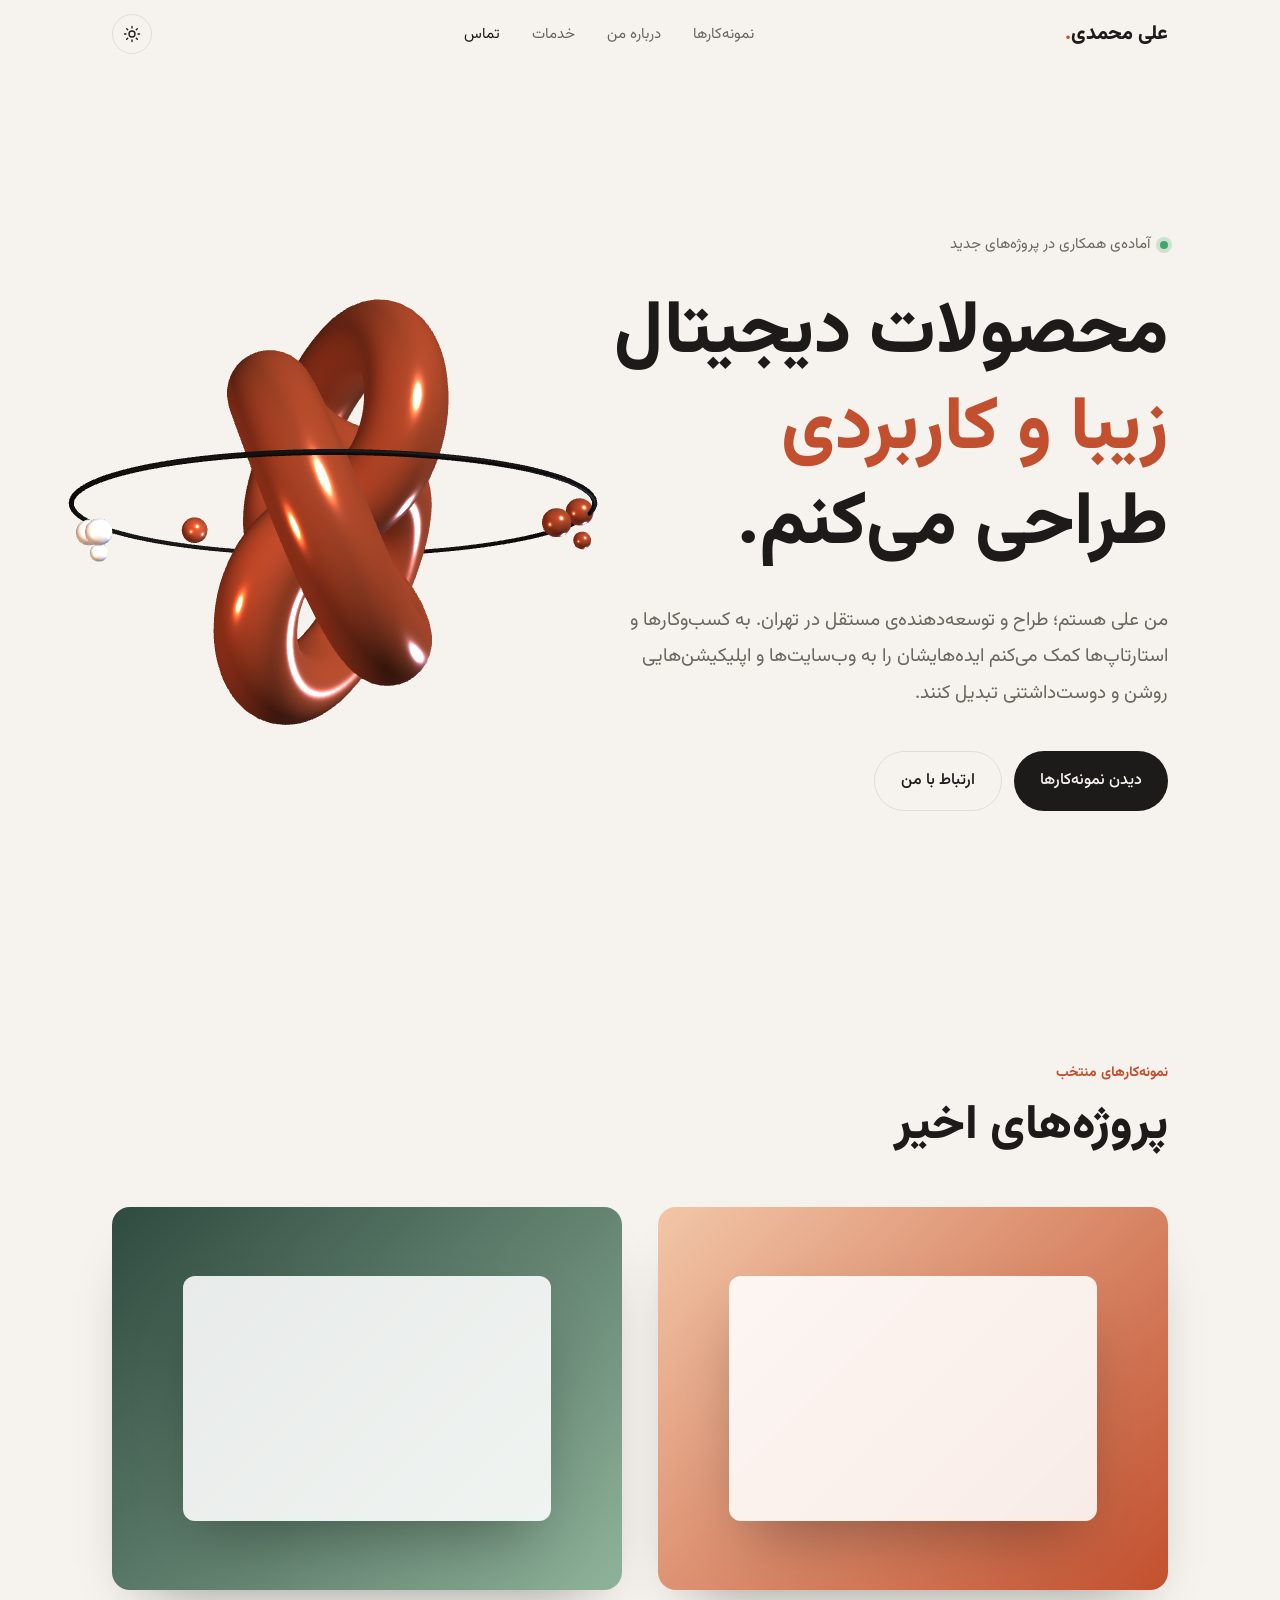
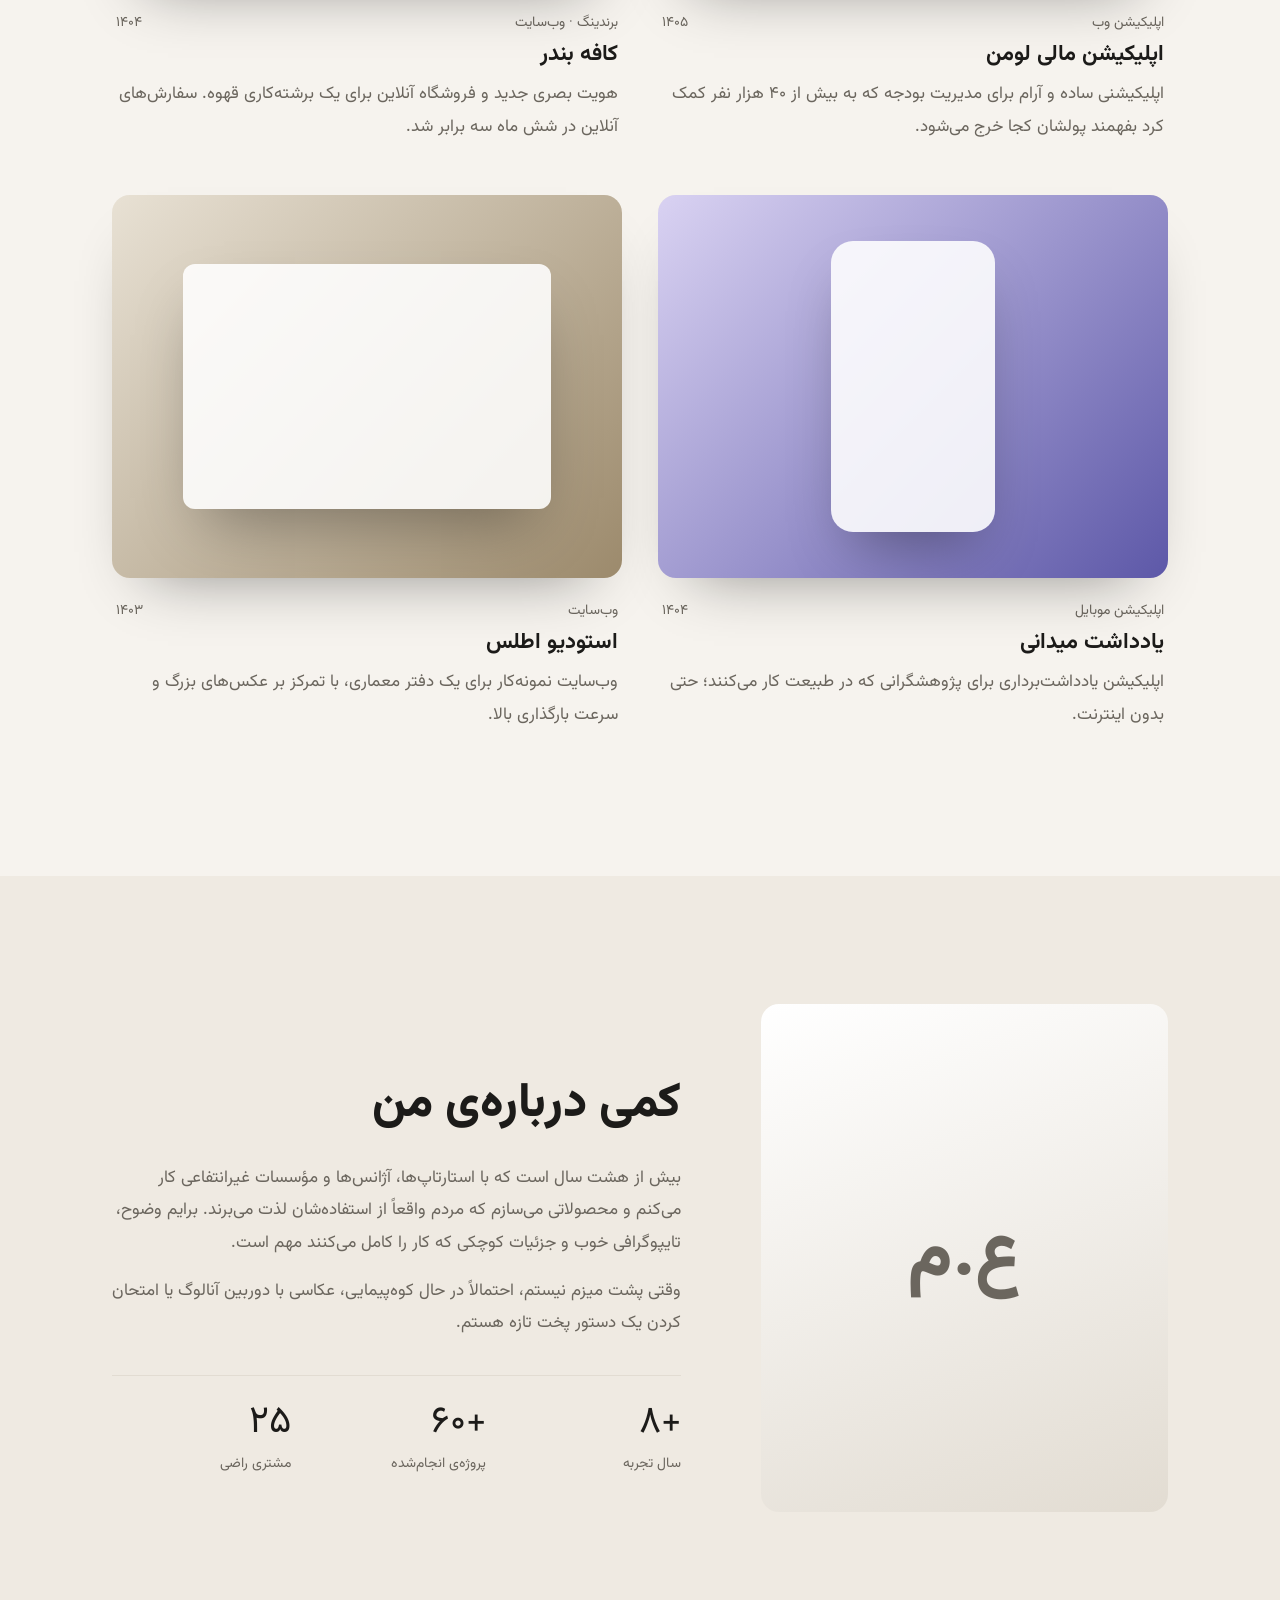
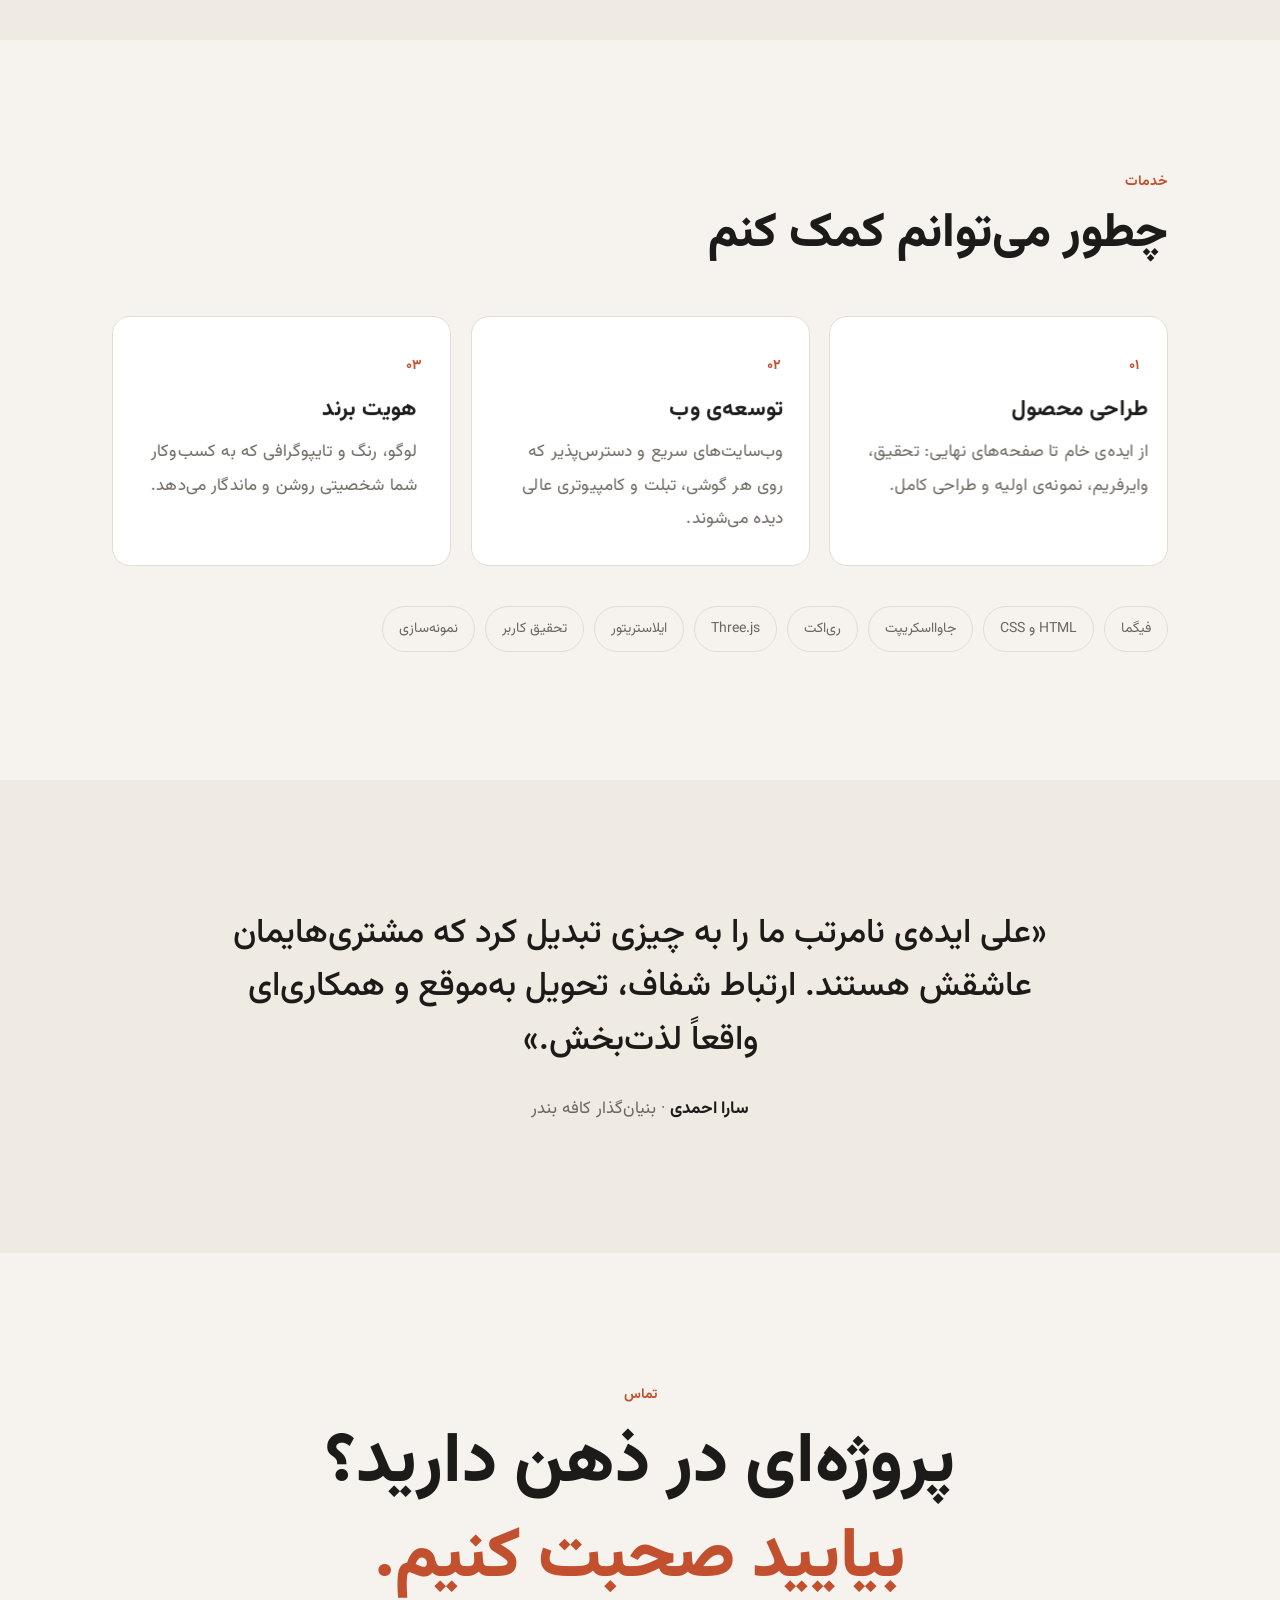
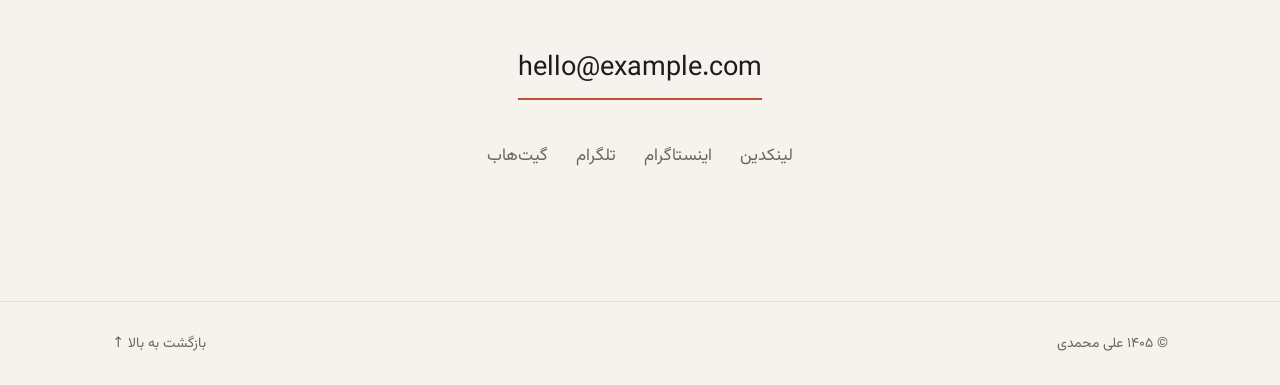
<file: website/index.html>
<!doctype html>
<html lang="fa" dir="rtl">
<head>
  <meta charset="utf-8">
  <meta name="viewport" content="width=device-width, initial-scale=1">

  <!-- ✏️ EDIT: عنوانی که در تب مرورگر و گوگل نمایش داده می‌شود -->
  <title>علی محمدی — طراح و توسعه‌دهنده</title>
  <!-- ✏️ EDIT: توضیح یک‌جمله‌ای برای گوگل و هنگام اشتراک‌گذاری لینک -->
  <meta name="description" content="نمونه‌کارهای علی محمدی، طراح و توسعه‌دهنده‌ی مستقل که محصولات دیجیتال زیبا و کاربردی می‌سازد.">

  <meta property="og:title" content="علی محمدی — طراح و توسعه‌دهنده">
  <meta property="og:description" content="طراح و توسعه‌دهنده‌ی مستقل؛ ساخت محصولات دیجیتال زیبا و کاربردی.">
  <meta property="og:type" content="website">
  <meta property="og:locale" content="fa_IR">
  <meta name="theme-color" content="#f6f3ee">

  <link rel="icon" href="favicon.svg" type="image/svg+xml">
  <link rel="stylesheet" href="styles.css">

  <!-- حالت روشن/تاریک ذخیره‌شده را قبل از نمایش صفحه اعمال می‌کند -->
  <script>
    try { var t = localStorage.getItem('theme'); if (t) document.documentElement.dataset.theme = t; } catch (e) {}
  </script>
</head>
<body>
  <a class="skip-link" href="#main">رفتن به محتوا</a>

  <!-- ================= منوی بالا ================= -->
  <header class="site-header">
    <div class="container header-inner">
      <!-- ✏️ EDIT: نام شما -->
      <a class="logo" href="#top" aria-label="بازگشت به بالا">علی محمدی<span class="logo-dot">.</span></a>

      <nav class="nav" id="nav" aria-label="منوی اصلی">
        <a href="#work">نمونه‌کارها</a>
        <a href="#about">درباره من</a>
        <a href="#services">خدمات</a>
        <a href="#contact">تماس</a>
      </nav>

      <div class="header-actions">
        <button class="icon-btn" id="theme-toggle" type="button" aria-label="تغییر حالت روشن و تاریک">
          <svg class="icon-sun" viewBox="0 0 24 24" aria-hidden="true"><circle cx="12" cy="12" r="4"/><path d="M12 2v2M12 20v2M4.9 4.9l1.4 1.4M17.7 17.7l1.4 1.4M2 12h2M20 12h2M4.9 19.1l1.4-1.4M17.7 6.3l1.4-1.4"/></svg>
          <svg class="icon-moon" viewBox="0 0 24 24" aria-hidden="true"><path d="M21 12.8A9 9 0 1 1 11.2 3a7 7 0 0 0 9.8 9.8z"/></svg>
        </button>
        <button class="icon-btn menu-btn" id="menu-toggle" type="button" aria-label="باز کردن منو" aria-expanded="false" aria-controls="nav">
          <span></span><span></span>
        </button>
      </div>
    </div>
  </header>

  <main id="main">

    <!-- ================= معرفی (اولین چیزی که دیده می‌شود) ================= -->
    <section class="hero" id="top">
      <!-- صحنه‌ی سه‌بعدی اینجا کشیده می‌شود (فایل script.js) -->
      <div class="hero-3d" id="hero-3d" aria-hidden="true"><div class="hero-3d-fallback"></div></div>

      <div class="container hero-content">
        <!-- ✏️ EDIT: جمله‌ی کوچک بالای تیتر -->
        <p class="eyebrow reveal"><span class="status-dot"></span> آماده‌ی همکاری در پروژه‌های جدید</p>
        <!-- ✏️ EDIT: تیتر اصلی. کلمات داخل <em> با رنگ اصلی نمایش داده می‌شوند. -->
        <h1 class="hero-title reveal">محصولات دیجیتال <em>زیبا و کاربردی</em> طراحی می‌کنم.</h1>
        <!-- ✏️ EDIT: یکی دو جمله درباره‌ی خودتان -->
        <p class="hero-lead reveal">من علی هستم؛ طراح و توسعه‌دهنده‌ی مستقل در تهران. به کسب‌وکارها و استارتاپ‌ها کمک می‌کنم ایده‌هایشان را به وب‌سایت‌ها و اپلیکیشن‌هایی روشن و دوست‌داشتنی تبدیل کنند.</p>
        <div class="hero-cta reveal">
          <a class="btn btn-primary" href="#work">دیدن نمونه‌کارها</a>
          <a class="btn btn-ghost" href="#contact">ارتباط با من</a>
        </div>
      </div>
    </section>

    <!-- ================= نمونه‌کارها ================= -->
    <section class="section" id="work">
      <div class="container">
        <div class="section-head reveal">
          <p class="section-label">نمونه‌کارهای منتخب</p>
          <h2>پروژه‌های اخیر</h2>
        </div>

        <!--
          ✏️ EDIT: هر بلوک <article class="project"> … </article> یک پروژه است.
          برای اضافه کردن پروژه، یک بلوک کامل را کپی کنید؛ برای حذف، آن را پاک کنید.
          برای استفاده از عکس واقعی: عکس را در پوشه‌ی images بگذارید و خط
          <div class="project-art …"></div> را با این جایگزین کنید:
            <img class="project-img" src="images/your-picture.jpg" alt="توضیح کوتاه عکس">
        -->
        <div class="projects">

          <article class="project reveal">
            <a class="project-link tilt" href="#" aria-label="پروژه‌ی اپلیکیشن مالی لومن">
              <div class="project-media"><div class="project-art art-1"></div></div>
              <div class="project-body">
                <div class="project-meta"><span>اپلیکیشن وب</span><span>۱۴۰۵</span></div>
                <h3>اپلیکیشن مالی لومن</h3>
                <p>اپلیکیشنی ساده و آرام برای مدیریت بودجه که به بیش از ۴۰ هزار نفر کمک کرد بفهمند پولشان کجا خرج می‌شود.</p>
              </div>
            </a>
          </article>

          <article class="project reveal">
            <a class="project-link tilt" href="#" aria-label="پروژه‌ی کافه بندر">
              <div class="project-media"><div class="project-art art-2"></div></div>
              <div class="project-body">
                <div class="project-meta"><span>برندینگ · وب‌سایت</span><span>۱۴۰۴</span></div>
                <h3>کافه بندر</h3>
                <p>هویت بصری جدید و فروشگاه آنلاین برای یک برشته‌کاری قهوه. سفارش‌های آنلاین در شش ماه سه برابر شد.</p>
              </div>
            </a>
          </article>

          <article class="project reveal">
            <a class="project-link tilt" href="#" aria-label="پروژه‌ی یادداشت میدانی">
              <div class="project-media"><div class="project-art art-3"></div></div>
              <div class="project-body">
                <div class="project-meta"><span>اپلیکیشن موبایل</span><span>۱۴۰۴</span></div>
                <h3>یادداشت میدانی</h3>
                <p>اپلیکیشن یادداشت‌برداری برای پژوهشگرانی که در طبیعت کار می‌کنند؛ حتی بدون اینترنت.</p>
              </div>
            </a>
          </article>

          <article class="project reveal">
            <a class="project-link tilt" href="#" aria-label="پروژه‌ی استودیو اطلس">
              <div class="project-media"><div class="project-art art-4"></div></div>
              <div class="project-body">
                <div class="project-meta"><span>وب‌سایت</span><span>۱۴۰۳</span></div>
                <h3>استودیو اطلس</h3>
                <p>وب‌سایت نمونه‌کار برای یک دفتر معماری، با تمرکز بر عکس‌های بزرگ و سرعت بارگذاری بالا.</p>
              </div>
            </a>
          </article>

        </div>
      </div>
    </section>

    <!-- ================= درباره من ================= -->
    <section class="section section-alt" id="about">
      <div class="container about">
        <div class="about-photo reveal">
          <!--
            ✏️ EDIT: برای نمایش عکس خودتان، آن را در پوشه‌ی images بگذارید (مثلاً me.jpg)
            و خط زیر را با این جایگزین کنید:
              <img src="images/me.jpg" alt="عکس علی محمدی">
          -->
          <div class="photo-placeholder tilt" aria-hidden="true">ع.م</div>
        </div>
        <div class="about-text">
          <p class="section-label reveal">درباره من</p>
          <h2 class="reveal">کمی درباره‌ی من</h2>
          <!-- ✏️ EDIT: داستان شما. هر <p> … </p> یک پاراگراف است. -->
          <p class="reveal">بیش از هشت سال است که با استارتاپ‌ها، آژانس‌ها و مؤسسات غیرانتفاعی کار می‌کنم و محصولاتی می‌سازم که مردم واقعاً از استفاده‌شان لذت می‌برند. برایم وضوح، تایپوگرافی خوب و جزئیات کوچکی که کار را کامل می‌کنند مهم است.</p>
          <p class="reveal">وقتی پشت میزم نیستم، احتمالاً در حال کوه‌پیمایی، عکاسی با دوربین آنالوگ یا امتحان کردن یک دستور پخت تازه هستم.</p>

          <!-- ✏️ EDIT: سه آمار کوتاه درباره‌ی شما -->
          <dl class="stats reveal">
            <div><dt>+۸</dt><dd>سال تجربه</dd></div>
            <div><dt>+۶۰</dt><dd>پروژه‌ی انجام‌شده</dd></div>
            <div><dt>۲۵</dt><dd>مشتری راضی</dd></div>
          </dl>
        </div>
      </div>
    </section>

    <!-- ================= خدمات ================= -->
    <section class="section" id="services">
      <div class="container">
        <div class="section-head reveal">
          <p class="section-label">خدمات</p>
          <h2>چطور می‌توانم کمک کنم</h2>
        </div>
        <!-- ✏️ EDIT: هر بلوک <div class="service"> یکی از خدمات شماست -->
        <div class="services">
          <div class="service tilt reveal">
            <span class="service-num">۰۱</span>
            <h3>طراحی محصول</h3>
            <p>از ایده‌ی خام تا صفحه‌های نهایی: تحقیق، وایرفریم، نمونه‌ی اولیه و طراحی کامل.</p>
          </div>
          <div class="service tilt reveal">
            <span class="service-num">۰۲</span>
            <h3>توسعه‌ی وب</h3>
            <p>وب‌سایت‌های سریع و دسترس‌پذیر که روی هر گوشی، تبلت و کامپیوتری عالی دیده می‌شوند.</p>
          </div>
          <div class="service tilt reveal">
            <span class="service-num">۰۳</span>
            <h3>هویت برند</h3>
            <p>لوگو، رنگ و تایپوگرافی که به کسب‌وکار شما شخصیتی روشن و ماندگار می‌دهد.</p>
          </div>
        </div>

        <!-- ✏️ EDIT: ابزارها و مهارت‌های شما -->
        <ul class="skills reveal" aria-label="ابزارها و مهارت‌ها">
          <li>فیگما</li><li>HTML و CSS</li><li>جاوااسکریپت</li><li>ری‌اکت</li>
          <li>Three.js</li><li>ایلاستریتور</li><li>تحقیق کاربر</li><li>نمونه‌سازی</li>
        </ul>
      </div>
    </section>

    <!-- ================= نظر مشتری ================= -->
    <section class="section section-alt">
      <div class="container">
        <!-- ✏️ EDIT: یک جمله‌ی خوب از یکی از مشتریان (یا کل این بخش را حذف کنید) -->
        <figure class="quote reveal">
          <blockquote>«علی ایده‌ی نامرتب ما را به چیزی تبدیل کرد که مشتری‌هایمان عاشقش هستند. ارتباط شفاف، تحویل به‌موقع و همکاری‌ای واقعاً لذت‌بخش.»</blockquote>
          <figcaption><strong>سارا احمدی</strong> · بنیان‌گذار کافه بندر</figcaption>
        </figure>
      </div>
    </section>

    <!-- ================= تماس ================= -->
    <section class="section contact" id="contact">
      <div class="container">
        <p class="section-label reveal">تماس</p>
        <h2 class="contact-title reveal">پروژه‌ای در ذهن دارید؟<br><em>بیایید صحبت کنیم.</em></h2>
        <!-- ✏️ EDIT: ایمیل واقعی خود را در هر دو جای خط بعد بنویسید -->
        <a class="contact-email reveal" href="mailto:hello@example.com" dir="ltr">hello@example.com</a>
        <!-- ✏️ EDIT: لینک شبکه‌های اجتماعی. به جای "#" آدرس صفحه‌ی خود را بگذارید یا خط را حذف کنید. -->
        <ul class="socials reveal">
          <li><a href="#" target="_blank" rel="noopener">لینکدین</a></li>
          <li><a href="#" target="_blank" rel="noopener">اینستاگرام</a></li>
          <li><a href="#" target="_blank" rel="noopener">تلگرام</a></li>
          <li><a href="#" target="_blank" rel="noopener">گیت‌هاب</a></li>
        </ul>
      </div>
    </section>
  </main>

  <footer class="site-footer">
    <div class="container footer-inner">
      <!-- ✏️ EDIT: نام شما -->
      <p>© <span id="year">۱۴۰۵</span> علی محمدی</p>
      <a href="#top">بازگشت به بالا ↑</a>
    </div>
  </footer>

  <!-- کتابخانه‌ی رایگان سه‌بعدی (Three.js) -->
  <script src="vendor/three.min.js" defer></script>
  <script src="script.js" defer></script>
</body>
</html>
</file>
<file: website/styles.css>
/* =====================================================================
   STYLES — this file controls how the site LOOKS (colours, fonts, layout).
   You normally only need the "COLOURS" block right below.
   ===================================================================== */

/* Persian font (stored inside the site, in the "fonts" folder) */
@font-face { font-family: "Vazirmatn"; src: url("fonts/Vazirmatn-FD-Regular.woff2") format("woff2"); font-weight: 400; font-style: normal; font-display: swap; }
@font-face { font-family: "Vazirmatn"; src: url("fonts/Vazirmatn-FD-Medium.woff2") format("woff2"); font-weight: 500; font-style: normal; font-display: swap; }
@font-face { font-family: "Vazirmatn"; src: url("fonts/Vazirmatn-FD-Bold.woff2") format("woff2"); font-weight: 700; font-style: normal; font-display: swap; }
@font-face { font-family: "Vazirmatn"; src: url("fonts/Vazirmatn-FD-ExtraBold.woff2") format("woff2"); font-weight: 800; font-style: normal; font-display: swap; }

/* ✏️ COLOURS — change these to restyle the whole site */
:root {
  --bg: #f6f3ee;          /* page background */
  --bg-alt: #efeae2;      /* background of every other section */
  --surface: #ffffff;     /* cards */
  --text: #1c1b19;        /* main text */
  --muted: #6b665e;       /* softer text */
  --line: #e2dcd2;        /* thin borders */
  --accent: #c2502e;      /* highlight colour (buttons, italic words) */
  --accent-contrast: #ffffff;

  --font-display: "Vazirmatn", Tahoma, sans-serif;
  --font-body: "Vazirmatn", Tahoma, system-ui, sans-serif;
  --radius: 18px;
  --max: 1120px;
  color-scheme: light;
}

/* Dark mode colours (used automatically if the visitor's device is in dark mode) */
@media (prefers-color-scheme: dark) {
  :root:not([data-theme="light"]) {
    --bg: #141311; --bg-alt: #1b1a17; --surface: #22201c;
    --text: #f1ede6; --muted: #a39d92; --line: #2f2c27;
    --accent: #ec7a55; --accent-contrast: #141311;
    color-scheme: dark;
  }
}
:root[data-theme="dark"] {
  --bg: #141311; --bg-alt: #1b1a17; --surface: #22201c;
  --text: #f1ede6; --muted: #a39d92; --line: #2f2c27;
  --accent: #ec7a55; --accent-contrast: #141311;
  color-scheme: dark;
}

/* ---------- Basics ---------- */
*, *::before, *::after { box-sizing: border-box; }
html { scroll-behavior: smooth; scroll-padding-top: 80px; -webkit-text-size-adjust: 100%; }
body {
  margin: 0;
  background: var(--bg);
  color: var(--text);
  font-family: var(--font-body);
  font-size: 17px;
  line-height: 1.9;
  -webkit-font-smoothing: antialiased;
  transition: background-color .3s, color .3s;
}
img { max-width: 100%; display: block; }
a { color: inherit; }
h1, h2, h3 { font-family: var(--font-display); font-weight: 800; line-height: 1.35; margin: 0; }
h2 { font-size: clamp(2rem, 4.5vw, 3rem); }
h3 { font-size: 1.35rem; font-weight: 700; }
em { font-style: normal; color: var(--accent); }
p { margin: 0 0 1rem; }

.container { width: 100%; max-width: var(--max); margin: 0 auto; padding: 0 16px; }
@media (min-width: 640px) { .container { padding: 0 32px; } }

.skip-link { position: absolute; right: -999px; top: 8px; background: var(--text); color: var(--bg); padding: 8px 14px; border-radius: 8px; z-index: 100; }
.skip-link:focus { right: 8px; }
:focus-visible { outline: 2px solid var(--accent); outline-offset: 3px; border-radius: 4px; }

/* ---------- Header ---------- */
.site-header {
  position: sticky; top: 0; z-index: 50;
  background: color-mix(in srgb, var(--bg) 82%, transparent);
  backdrop-filter: saturate(160%) blur(12px);
  -webkit-backdrop-filter: saturate(160%) blur(12px);
  border-bottom: 1px solid transparent;
  transition: border-color .3s;
}
.site-header.scrolled { border-bottom-color: var(--line); }
.header-inner { display: flex; align-items: center; justify-content: space-between; height: 68px; gap: 16px; }
.logo { font-family: var(--font-display); font-size: 1.25rem; text-decoration: none; font-weight: 800; }
.logo-dot { color: var(--accent); }

.nav { display: flex; gap: 32px; }
.nav a { text-decoration: none; font-size: .95rem; color: var(--muted); transition: color .2s; }
.nav a:hover, .nav a.active { color: var(--text); }

.header-actions { display: flex; gap: 8px; }
.icon-btn {
  width: 40px; height: 40px; border-radius: 50%;
  border: 1px solid var(--line); background: transparent; color: var(--text);
  display: grid; place-items: center; cursor: pointer; transition: background .2s;
}
.icon-btn:hover { background: var(--bg-alt); }
.icon-btn svg { width: 18px; height: 18px; fill: none; stroke: currentColor; stroke-width: 1.8; stroke-linecap: round; }
.icon-moon { display: none; }
:root[data-theme="dark"] .icon-sun { display: none; }
:root[data-theme="dark"] .icon-moon { display: block; }
@media (prefers-color-scheme: dark) {
  :root:not([data-theme="light"]) .icon-sun { display: none; }
  :root:not([data-theme="light"]) .icon-moon { display: block; }
}
.menu-btn { display: none; flex-direction: column; gap: 5px; align-items: center; justify-content: center; }
.menu-btn span { display: block; width: 16px; height: 1.6px; background: currentColor; transition: transform .3s; }
.menu-btn[aria-expanded="true"] span:first-child { transform: translateY(3.3px) rotate(45deg); }
.menu-btn[aria-expanded="true"] span:last-child { transform: translateY(-3.3px) rotate(-45deg); }

@media (max-width: 760px) {
  .menu-btn { display: flex; }
  .nav {
    position: fixed; inset: 68px 0 auto 0;
    flex-direction: column; gap: 0;
    background: var(--bg); border-bottom: 1px solid var(--line);
    padding: 8px 16px 20px;
    transform: translateY(-8px); opacity: 0; pointer-events: none;
    transition: opacity .25s, transform .25s;
  }
  .nav.open { transform: none; opacity: 1; pointer-events: auto; }
  .nav a { padding: 14px 0; font-size: 1.15rem; color: var(--text); border-bottom: 1px solid var(--line); }
  .nav a:last-child { border-bottom: 0; }
}

/* ---------- Buttons ---------- */
.btn {
  display: inline-flex; align-items: center; justify-content: center;
  padding: 14px 26px; border-radius: 999px; font-weight: 500; font-size: .98rem;
  text-decoration: none; transition: transform .2s, background .2s, border-color .2s;
}
.btn:hover { transform: translateY(-2px); }
.btn-primary { background: var(--text); color: var(--bg); }
.btn-ghost { border: 1px solid var(--line); }
.btn-ghost:hover { border-color: var(--text); }

/* ---------- Hero ---------- */
.hero { position: relative; overflow: hidden; padding: clamp(72px, 14vw, 160px) 0 clamp(64px, 10vw, 120px); }
.hero-content { position: relative; z-index: 1; pointer-events: none; }
.hero-content a { pointer-events: auto; }

/* 3D scene — on wide screens it sits on the left, on phones it sits behind the text */
.hero-3d { position: absolute; inset: 0 auto 0 0; width: 52%; z-index: 0; }
.hero-3d canvas { display: block; width: 100% !important; height: 100% !important; }
.hero-3d-fallback {
  position: absolute; top: 50%; left: 50%; width: 46%; aspect-ratio: 1; transform: translate(-50%, -50%);
  border-radius: 50%;
  background: radial-gradient(circle at 35% 30%, #ffd9c4, var(--accent) 55%, #5d2414);
  box-shadow: 0 40px 80px -30px var(--accent);
  animation: float 6s ease-in-out infinite;
}
.hero-3d.ready .hero-3d-fallback { display: none; }
@keyframes float { 50% { transform: translate(-50%, -54%); } }
@media (max-width: 860px) {
  .hero-3d { inset: 0; width: 100%; opacity: .35; }
}
.eyebrow { display: inline-flex; align-items: center; gap: 10px; font-size: .92rem; color: var(--muted); margin-bottom: 28px; }
.status-dot { width: 8px; height: 8px; border-radius: 50%; background: #3fa66b; box-shadow: 0 0 0 4px color-mix(in srgb, #3fa66b 22%, transparent); }
.hero-title { font-size: clamp(2.3rem, 6.5vw, 4.6rem); max-width: 17ch; margin-bottom: 28px; line-height: 1.3; }
.hero-lead { font-size: clamp(1.05rem, 2vw, 1.2rem); color: var(--muted); max-width: 34rem; margin-bottom: 40px; }
.hero-cta { display: flex; gap: 12px; flex-wrap: wrap; }

/* ---------- Sections ---------- */
.section { padding: clamp(72px, 11vw, 128px) 0; }
.section-alt { background: var(--bg-alt); }
.section-head { margin-bottom: 48px; }
.section-label { font-size: .9rem; color: var(--accent); font-weight: 700; margin-bottom: 8px; }

/* ---------- Projects ---------- */
.projects { display: grid; gap: 28px; grid-template-columns: 1fr; }
@media (min-width: 760px) { .projects { grid-template-columns: 1fr 1fr; gap: 36px; } }
.project-link { display: block; text-decoration: none; }

/* 3D tilt effect (cards lean toward the mouse) */
.tilt { transform-style: preserve-3d; transition: transform .5s cubic-bezier(.2,.7,.2,1); will-change: transform; }
.tilt.tilting { transition: transform .08s linear; }
.project-media { transform: translateZ(30px); box-shadow: 0 30px 60px -35px rgba(0,0,0,.45); }
.project-body { transform: translateZ(18px); }
.projects, .services, .about-photo { perspective: 1200px; }
.project-media { border-radius: var(--radius); overflow: hidden; aspect-ratio: 4 / 3; background: var(--bg-alt); }
.project-art, .project-img { width: 100%; height: 100%; object-fit: cover; transition: transform .6s cubic-bezier(.2,.7,.2,1); }
.project-link:hover .project-art, .project-link:hover .project-img { transform: scale(1.04); }
.project-body { padding: 20px 4px 0; }
.project-meta { display: flex; justify-content: space-between; font-size: .85rem; color: var(--muted); margin-bottom: 6px; }
.project-body h3 { margin-bottom: 8px; }
.project-body p { color: var(--muted); }

/* Decorative project covers (used until you add real pictures) */
.project-art { position: relative; }
.project-art::after {
  content: ""; position: absolute; inset: 18% 14%;
  border-radius: 12px; background: rgba(255,255,255,.88);
  box-shadow: 0 30px 60px -20px rgba(0,0,0,.35);
}
.art-1 { background: linear-gradient(135deg, #f2c6a8, #c2502e); }
.art-2 { background: linear-gradient(135deg, #2f4a3f, #8fb39a); }
.art-3 { background: linear-gradient(135deg, #d9d2f2, #5d58a8); }
.art-3::after { inset: 12% 34%; border-radius: 22px; }
.art-4 { background: linear-gradient(135deg, #e8e1d4, #9c8a6c); }

/* ---------- About ---------- */
.about { display: grid; gap: 48px; align-items: center; }
@media (min-width: 860px) { .about { grid-template-columns: 5fr 7fr; gap: 80px; } }
.about-photo img, .photo-placeholder { width: 100%; aspect-ratio: 4 / 5; border-radius: var(--radius); object-fit: cover; }
.photo-placeholder {
  display: grid; place-items: center;
  background: linear-gradient(160deg, var(--surface), var(--line));
  font-family: var(--font-display); font-size: 4.5rem; font-weight: 800; color: var(--muted);
}
.about-text h2 { margin-bottom: 24px; }
.about-text p { color: var(--muted); }
.stats { display: grid; grid-template-columns: repeat(3, 1fr); gap: 16px; margin: 36px 0 0; padding-top: 28px; border-top: 1px solid var(--line); }
.stats dt { font-family: var(--font-display); font-size: clamp(1.8rem, 4vw, 2.4rem); line-height: 1; }
.stats dd { margin: 8px 0 0; font-size: .88rem; color: var(--muted); }

/* ---------- Services ---------- */
.services { display: grid; gap: 20px; grid-template-columns: 1fr; }
@media (min-width: 860px) { .services { grid-template-columns: repeat(3, 1fr); } }
.service { background: var(--surface); border: 1px solid var(--line); border-radius: var(--radius); padding: 32px 28px; transition: transform .5s cubic-bezier(.2,.7,.2,1), border-color .3s; }
.service.tilting { transition: transform .08s linear, border-color .3s; }
.service:hover { border-color: var(--accent); }
.service-num, .service h3, .service p { transform: translateZ(24px); }
.service-num { font-size: .85rem; color: var(--accent); font-weight: 600; }
.service h3 { margin: 16px 0 10px; }
.service p { color: var(--muted); margin: 0; }
.skills { list-style: none; padding: 0; margin: 40px 0 0; display: flex; flex-wrap: wrap; gap: 10px; }
.skills li { border: 1px solid var(--line); border-radius: 999px; padding: 8px 16px; font-size: .9rem; color: var(--muted); }

/* ---------- Quote ---------- */
.quote { margin: 0 auto; max-width: 52rem; text-align: center; }
.quote blockquote { margin: 0 0 24px; font-family: var(--font-display); font-weight: 500; font-size: clamp(1.4rem, 3.2vw, 2.1rem); line-height: 1.6; }
.quote figcaption { color: var(--muted); }
.quote strong { color: var(--text); font-weight: 600; }

/* ---------- Contact ---------- */
.contact { text-align: center; }
.contact-title { font-size: clamp(2.2rem, 6.5vw, 4.4rem); margin-bottom: 36px; line-height: 1.35; }
.contact-email {
  display: inline-block; font-size: clamp(1.15rem, 3.5vw, 1.7rem); text-decoration: none;
  border-bottom: 2px solid var(--accent); padding-bottom: 4px; transition: color .2s;
  overflow-wrap: anywhere;
}
.contact-email:hover { color: var(--accent); }
.socials { list-style: none; padding: 0; margin: 40px 0 0; display: flex; justify-content: center; flex-wrap: wrap; gap: 12px 28px; }
.socials a { text-decoration: none; color: var(--muted); }
.socials a:hover { color: var(--text); }

/* ---------- Footer ---------- */
.site-footer { border-top: 1px solid var(--line); padding: 28px 0; font-size: .9rem; color: var(--muted); }
.footer-inner { display: flex; justify-content: space-between; align-items: center; gap: 16px; }
.footer-inner p { margin: 0; }
.footer-inner a { text-decoration: none; }
.footer-inner a:hover { color: var(--text); }

/* ---------- Fade-in on scroll ---------- */
.js .reveal { opacity: 0; transform: translateY(24px); transition: opacity .8s ease, transform .8s cubic-bezier(.2,.7,.2,1); }
.js .reveal.visible { opacity: 1; transform: none; }
@media (prefers-reduced-motion: reduce) {
  html { scroll-behavior: auto; }
  .js .reveal { opacity: 1; transform: none; transition: none; }
  .hero-3d-fallback { animation: none; }
  *, *::before, *::after { transition-duration: 0s !important; }
}

/* ---------- 404 page ---------- */
.notfound { min-height: 100vh; display: grid; place-items: center; text-align: center; padding: 24px 16px; }
.notfound h1 { font-size: clamp(4rem, 18vw, 9rem); color: var(--accent); }
.notfound p { color: var(--muted); margin: 16px 0 32px; }
</file>
